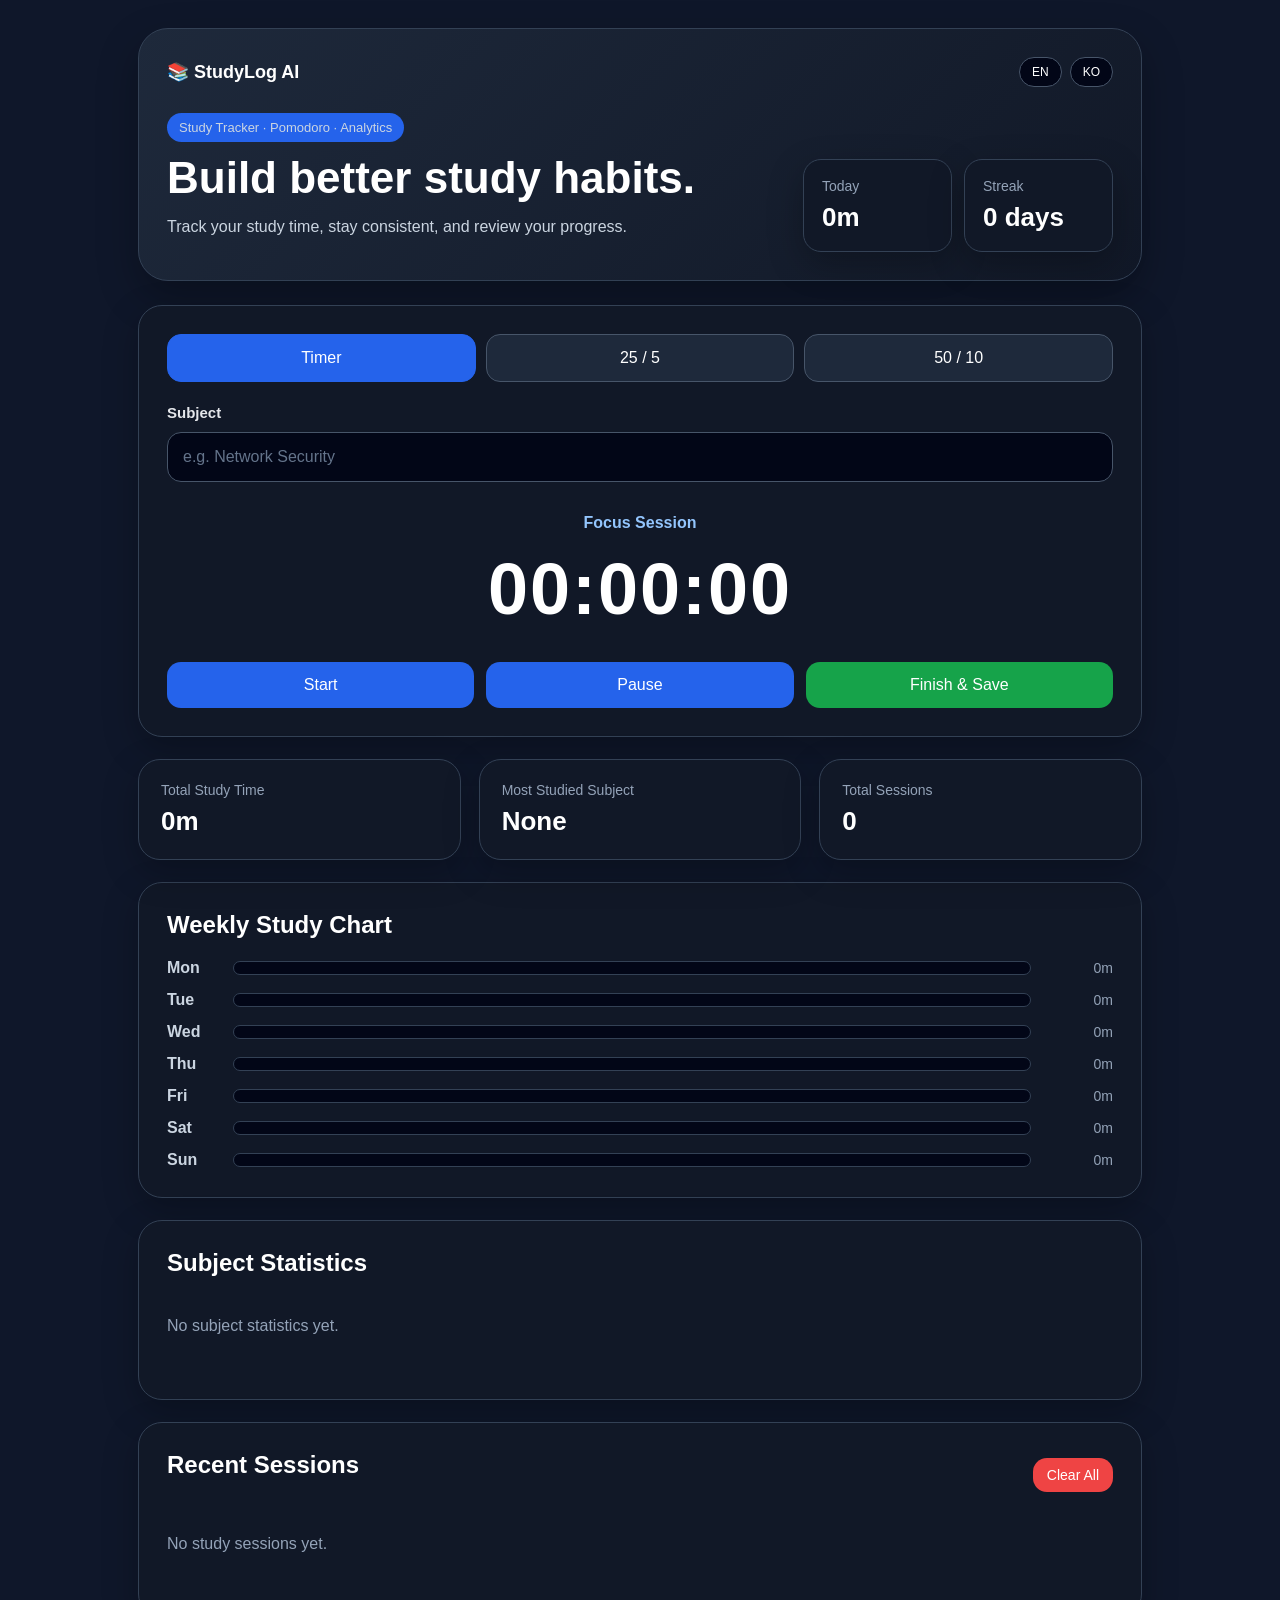
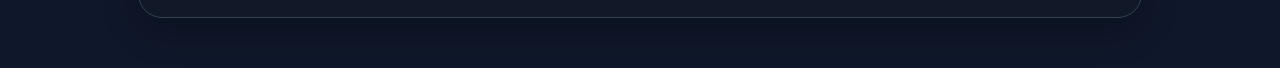
<file: index.html>
<!DOCTYPE html>
<html lang="en">
<head>
  <meta charset="UTF-8" />
  <meta name="viewport" content="width=device-width, initial-scale=1.0" />

  <title>StudyLog AI</title>

  <script async
    src="https://pagead2.googlesyndication.com/pagead/js/adsbygoogle.js?client=ca-pub-8494924353710192"
    crossorigin="anonymous">
  </script>

  <link rel="stylesheet" href="style.css" />
  <link rel="manifest" href="manifest.json" />

  <meta name="theme-color" content="#2563eb" />
</head>
<body>
  <main class="app">
    <header class="hero">
      <div class="top-actions">
        <div class="logo">📚 StudyLog AI</div>

        <div class="lang-switch">
          <button onclick="setLanguage('en')">EN</button>
          <button onclick="setLanguage('ko')">KO</button>
        </div>
      </div>

      <div class="hero-content">
        <div>
          <p class="badge" data-i18n="badge">Study Tracker · Pomodoro · Analytics</p>
          <h1 data-i18n="heroTitle">Build better study habits.</h1>
          <p data-i18n="subtitle">Track your study time, stay consistent, and review your progress.</p>
        </div>

        <div class="hero-stats">
          <div>
            <span data-i18n="today">Today</span>
            <strong id="todayTotal">0m</strong>
          </div>
          <div>
            <span data-i18n="streak">Streak</span>
            <strong id="streakDays">0 days</strong>
          </div>
        </div>
      </div>
    </header>

    <section class="timer-card">
      <div class="mode-row">
        <button class="mode-btn active" onclick="setMode('timer', this)">Timer</button>
        <button class="mode-btn" onclick="setMode('pomodoro25', this)">25 / 5</button>
        <button class="mode-btn" onclick="setMode('pomodoro50', this)">50 / 10</button>
      </div>

      <label data-i18n="subject">Subject</label>
      <input id="subject" placeholder="e.g. Network Security" />

      <div class="session-label" id="sessionLabel">Focus Session</div>
      <div id="timer">00:00:00</div>

      <div class="buttons">
        <button onclick="startTimer()" data-i18n="start">Start</button>
        <button onclick="pauseTimer()" data-i18n="pause">Pause</button>
        <button class="save-btn" onclick="finishTimer()" data-i18n="finish">Finish & Save</button>
      </div>
    </section>

    <section class="dashboard-grid">
      <div class="stat-card">
        <span data-i18n="totalStudy">Total Study Time</span>
        <strong id="totalStudy">0m</strong>
      </div>

      <div class="stat-card">
        <span data-i18n="topSubject">Most Studied Subject</span>
        <strong id="topSubject">None</strong>
      </div>

      <div class="stat-card">
        <span data-i18n="sessionCount">Total Sessions</span>
        <strong id="sessionCount">0</strong>
      </div>
    </section>

    <section class="card">
      <h2 data-i18n="weeklyTitle">Weekly Study Chart</h2>
      <div id="weeklyChart" class="weekly-chart"></div>
    </section>

    <section class="card">
      <h2 data-i18n="subjectStatsTitle">Subject Statistics</h2>
      <div id="subjectStats"></div>
    </section>

    <section class="card">
      <div class="section-title">
        <h2 data-i18n="recentSessions">Recent Sessions</h2>
        <button class="small-btn" onclick="clearAllLogs()" data-i18n="clearAll">Clear All</button>
      </div>
      <div id="logList"></div>
    </section>
  </main>

  <script src="app.js"></script>
</body>
</html>
</file>
<file: style.css>
* {
  box-sizing: border-box;
}

body {
  margin: 0;
  font-family: Arial, sans-serif;
  background: #0f172a;
  color: #e5e7eb;
}

.app {
  max-width: 1040px;
  margin: 0 auto;
  padding: 28px 18px;
}

.hero {
  background: linear-gradient(135deg, #1e293b, #111827);
  border: 1px solid #334155;
  border-radius: 30px;
  padding: 28px;
  margin-bottom: 24px;
  box-shadow: 0 16px 40px rgba(0, 0, 0, 0.28);
}

.top-actions {
  display: flex;
  justify-content: space-between;
  align-items: center;
  margin-bottom: 26px;
}

.logo {
  font-weight: bold;
  font-size: 18px;
  color: white;
}

.lang-switch {
  display: flex;
  gap: 8px;
}

.lang-switch button {
  padding: 7px 12px;
  border-radius: 999px;
  font-size: 12px;
  background: #020617;
  border: 1px solid #475569;
}

.hero-content {
  display: flex;
  justify-content: space-between;
  gap: 24px;
  align-items: flex-end;
}

.badge {
  display: inline-block;
  margin: 0 0 12px;
  padding: 7px 12px;
  background: #2563eb;
  color: white;
  border-radius: 999px;
  font-size: 13px;
}

.hero h1 {
  margin: 0 0 10px;
  font-size: 44px;
  line-height: 1.1;
  color: white;
}

.hero p {
  color: #cbd5e1;
}

.hero-stats {
  display: grid;
  grid-template-columns: 1fr 1fr;
  gap: 12px;
  min-width: 310px;
}

.hero-stats div,
.timer-card,
.card,
.stat-card {
  background: #111827;
  border: 1px solid #334155;
  box-shadow: 0 12px 35px rgba(0, 0, 0, 0.25);
}

.hero-stats div {
  padding: 18px;
  border-radius: 18px;
}

.hero-stats span,
.stat-card span {
  display: block;
  color: #94a3b8;
  margin-bottom: 8px;
  font-size: 14px;
}

.hero-stats strong,
.stat-card strong {
  font-size: 26px;
  color: white;
}

.timer-card,
.card {
  padding: 28px;
  border-radius: 24px;
  margin-bottom: 22px;
}

.mode-row {
  display: grid;
  grid-template-columns: 1fr 1fr 1fr;
  gap: 10px;
  margin-bottom: 22px;
}

.mode-btn {
  background: #1e293b;
  border: 1px solid #475569;
}

.mode-btn.active {
  background: #2563eb;
  border-color: #2563eb;
}

label {
  font-weight: bold;
  font-size: 15px;
}

input {
  width: 100%;
  padding: 15px;
  margin-top: 10px;
  border: 1px solid #475569;
  border-radius: 14px;
  font-size: 16px;
  background: #020617;
  color: white;
}

input::placeholder {
  color: #64748b;
}

.session-label {
  text-align: center;
  margin-top: 32px;
  color: #93c5fd;
  font-weight: bold;
}

#timer {
  text-align: center;
  font-size: 72px;
  font-weight: bold;
  margin: 16px 0 32px;
  letter-spacing: 2px;
  color: white;
}

.buttons {
  display: grid;
  grid-template-columns: 1fr 1fr 1fr;
  gap: 12px;
}

button {
  padding: 14px;
  border: none;
  border-radius: 14px;
  background: #2563eb;
  color: white;
  font-size: 16px;
  cursor: pointer;
}

button:hover {
  filter: brightness(1.12);
}

.save-btn {
  background: #16a34a;
}

.dashboard-grid {
  display: grid;
  grid-template-columns: 1fr 1fr 1fr;
  gap: 18px;
  margin-bottom: 22px;
}

.stat-card {
  padding: 22px;
  border-radius: 22px;
}

.card h2 {
  margin-top: 0;
  color: white;
}

.weekly-chart {
  display: grid;
  gap: 14px;
}

.week-row {
  display: grid;
  grid-template-columns: 54px 1fr 70px;
  gap: 12px;
  align-items: center;
}

.week-day {
  color: #cbd5e1;
  font-weight: bold;
}

.week-bar-bg {
  height: 14px;
  background: #020617;
  border-radius: 999px;
  overflow: hidden;
  border: 1px solid #334155;
}

.week-bar {
  height: 100%;
  width: 0%;
  background: #2563eb;
  border-radius: 999px;
}

.week-time {
  text-align: right;
  color: #94a3b8;
  font-size: 14px;
}

.subject-item {
  display: flex;
  justify-content: space-between;
  padding: 14px 0;
  border-bottom: 1px solid #334155;
}

.subject-item:last-child {
  border-bottom: none;
}

.section-title {
  display: flex;
  justify-content: space-between;
  align-items: center;
}

.small-btn {
  width: auto;
  padding: 9px 14px;
  background: #ef4444;
  font-size: 14px;
}

.log-item {
  padding: 18px;
  margin-top: 14px;
  background: #020617;
  border: 1px solid #334155;
  border-left: 6px solid #2563eb;
  border-radius: 16px;
}

.log-item h3 {
  margin: 0 0 8px;
  color: white;
}

.log-meta {
  color: #94a3b8;
  font-size: 14px;
}

.empty {
  color: #94a3b8;
  padding: 20px 0;
}

@media (max-width: 820px) {
  .hero-content {
    flex-direction: column;
    align-items: stretch;
  }

  .hero-stats {
    grid-template-columns: 1fr;
    min-width: 0;
  }

  .dashboard-grid {
    grid-template-columns: 1fr;
  }

  .hero h1 {
    font-size: 34px;
  }

  #timer {
    font-size: 48px;
  }

  .buttons,
  .mode-row {
    grid-template-columns: 1fr;
  }

  .week-row {
    grid-template-columns: 44px 1fr 58px;
  }
}
</file>
